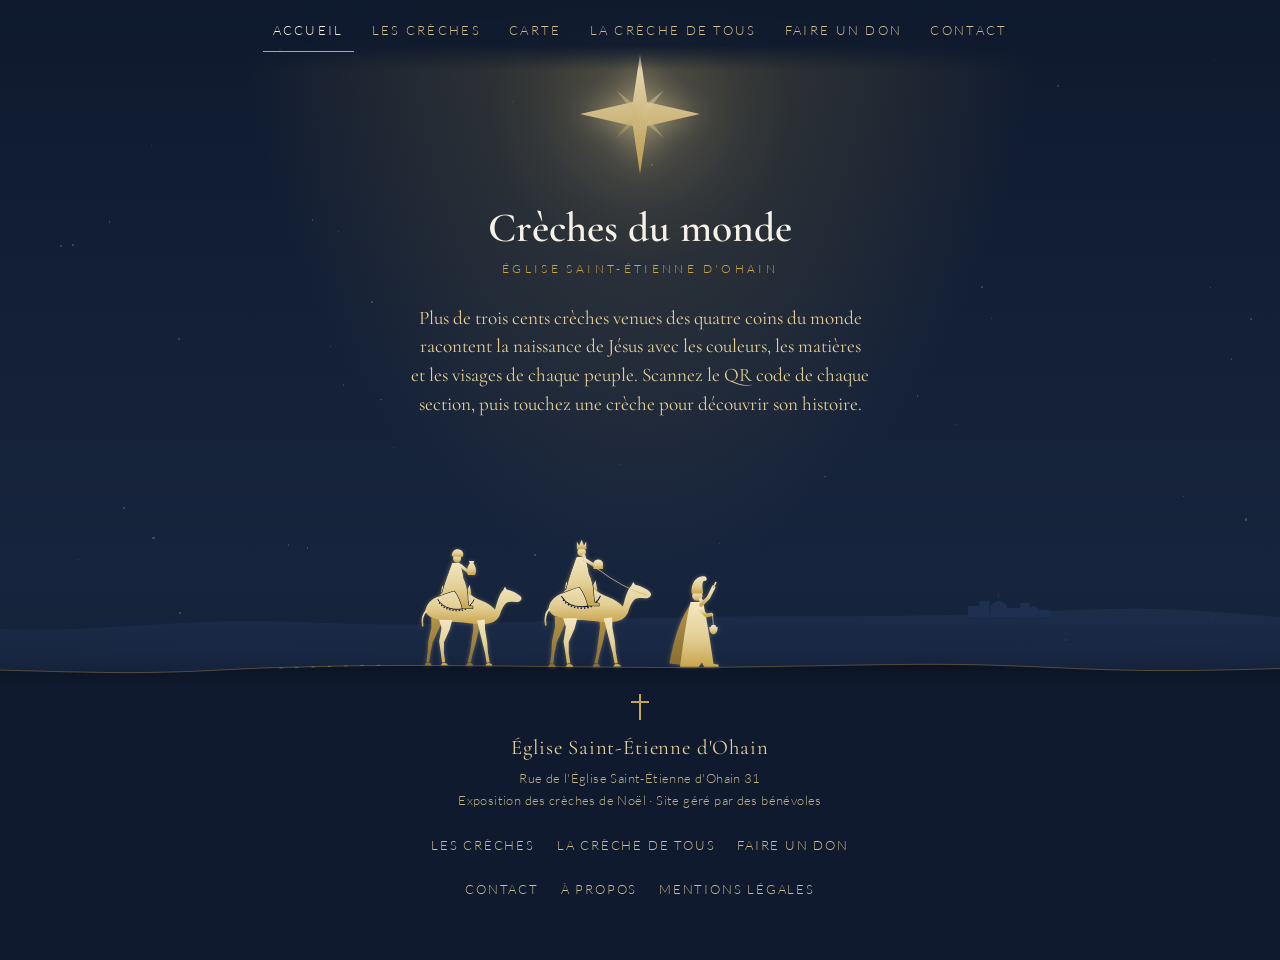
<file: index.html>
<!DOCTYPE html>
<html lang="fr">
<head>
<meta charset="utf-8">
<meta name="viewport" content="width=device-width, initial-scale=1, viewport-fit=cover">
<title>Crèches du monde · Église Saint-Étienne d'Ohain</title>
<meta name="description" content="Exposition de crèches de Noël venues du monde entier, à l'église Saint-Étienne d'Ohain. Découvrez l'origine et l'histoire de chaque crèche.">
<meta name="theme-color" content="#0f1a2e">
<link rel="icon" href="/favicon.svg" type="image/svg+xml">
<link rel="preload" href="/fonts/cormorant-garamond-latin-600-normal.woff2" as="font" type="font/woff2" crossorigin>
<link rel="stylesheet" href="/style.css?v=2026112003">
<link rel="stylesheet" href="/tous.css?v=2026112003">
</head>
<body>
<div class="ciel" id="ciel" aria-hidden="true"></div>
<div class="astre" id="astre" aria-hidden="true">
  <svg viewBox="0 0 100 100">
    <defs><linearGradient id="g2" x1="0" y1="0" x2="0" y2="1"><stop offset="0" stop-color="#fbf0cc"/><stop offset="1" stop-color="#c9a54c"/></linearGradient></defs>
    <path fill="url(#g2)" d="M50 0 L56 40 L100 50 L56 60 L50 100 L44 60 L0 50 L44 40 Z"/>
    <path fill="url(#g2)" opacity=".5" d="M50 22 L53 47 L78 50 L53 53 L50 78 L47 53 L22 50 L47 47 Z" transform="rotate(45 50 50)"/>
  </svg>
</div>
<div class="barre">
  <nav id="menu" aria-label="Navigation principale">
    <a href="/#"><svg viewBox="0 0 24 24" aria-hidden="true"><path d="M12 2l1.8 8.2L22 12l-8.2 1.8L12 22l-1.8-8.2L2 12l8.2-1.8z"/></svg><span>Accueil</span></a>
    <a href="/#creches"><svg viewBox="0 0 24 24" aria-hidden="true"><path d="M4 4h7v7H4zM13 4h7v7h-7zM4 13h7v7H4zM13 13h7v7h-7z"/></svg><span>Les crèches</span></a>
    <a href="/#carte"><svg viewBox="0 0 24 24" aria-hidden="true"><path d="M12 21s-6.5-6.2-6.5-11a6.5 6.5 0 0 1 13 0c0 4.8-6.5 11-6.5 11z"/><circle cx="12" cy="10" r="2.3"/></svg><span>Carte</span></a>
    <a href="/#creche-de-tous"><svg viewBox="0 0 24 24" aria-hidden="true"><path d="M12 3l8 7v10h-5v-6H9v6H4V10z"/><path d="M12 0.5l.7 1.6 1.6.7-1.6.7-.7 1.6-.7-1.6-1.6-.7 1.6-.7z"/></svg><span class="long">La crèche de tous</span><span class="court">Participer</span></a>
    <a href="/#don"><svg viewBox="0 0 24 24" aria-hidden="true"><path d="M12 20s-7.5-4.6-7.5-10A4.3 4.3 0 0 1 12 7.4 4.3 4.3 0 0 1 19.5 10c0 5.4-7.5 10-7.5 10z"/></svg><span class="long">Faire un don</span><span class="court">Don</span></a>
    <a href="/#contact"><svg viewBox="0 0 24 24" aria-hidden="true"><path d="M3.5 6h17v12h-17zM3.5 6.5l8.5 7 8.5-7"/></svg><span>Contact</span></a>
  </nav>
</div>
<div class="page">
  <header>
    <div class="espace-astre"></div>
    <div class="expo" id="expo">Crèches du monde</div>
    <div class="numero" id="numero"></div>
  </header>
  <main id="vue" tabindex="-1"></main>
  <div id="mages" aria-hidden="true"></div>
  <footer>
    <svg class="croix" viewBox="0 0 18 26" aria-hidden="true"><path fill="currentColor" d="M8 0h2v7h8v2h-8v17H8V9H0V7h8z"/></svg>
    <span class="eglise">Église Saint-Étienne d'Ohain</span>
    Rue de l'Église Saint-Étienne d'Ohain 31<br>
    Exposition des crèches de Noël · Site géré par des bénévoles
    <nav>
      <a href="/#creches">Les crèches</a>
      <a href="/#creche-de-tous">La crèche de tous</a>
      <a href="/#don">Faire un don</a>
      <a href="/#contact">Contact</a>
      <a href="/#a-propos">À propos</a>
      <a href="/#mentions-legales">Mentions légales</a>
    </nav>
  </footer>
</div>
<script src="/tous-config.js?v=2026112003"></script>
<script src="/tous-decor.js?v=2026112003"></script>
<script src="/tous.js?v=2026112003"></script>
<script src="/app.js?v=2026112003"></script>
</body>
</html>
</file>
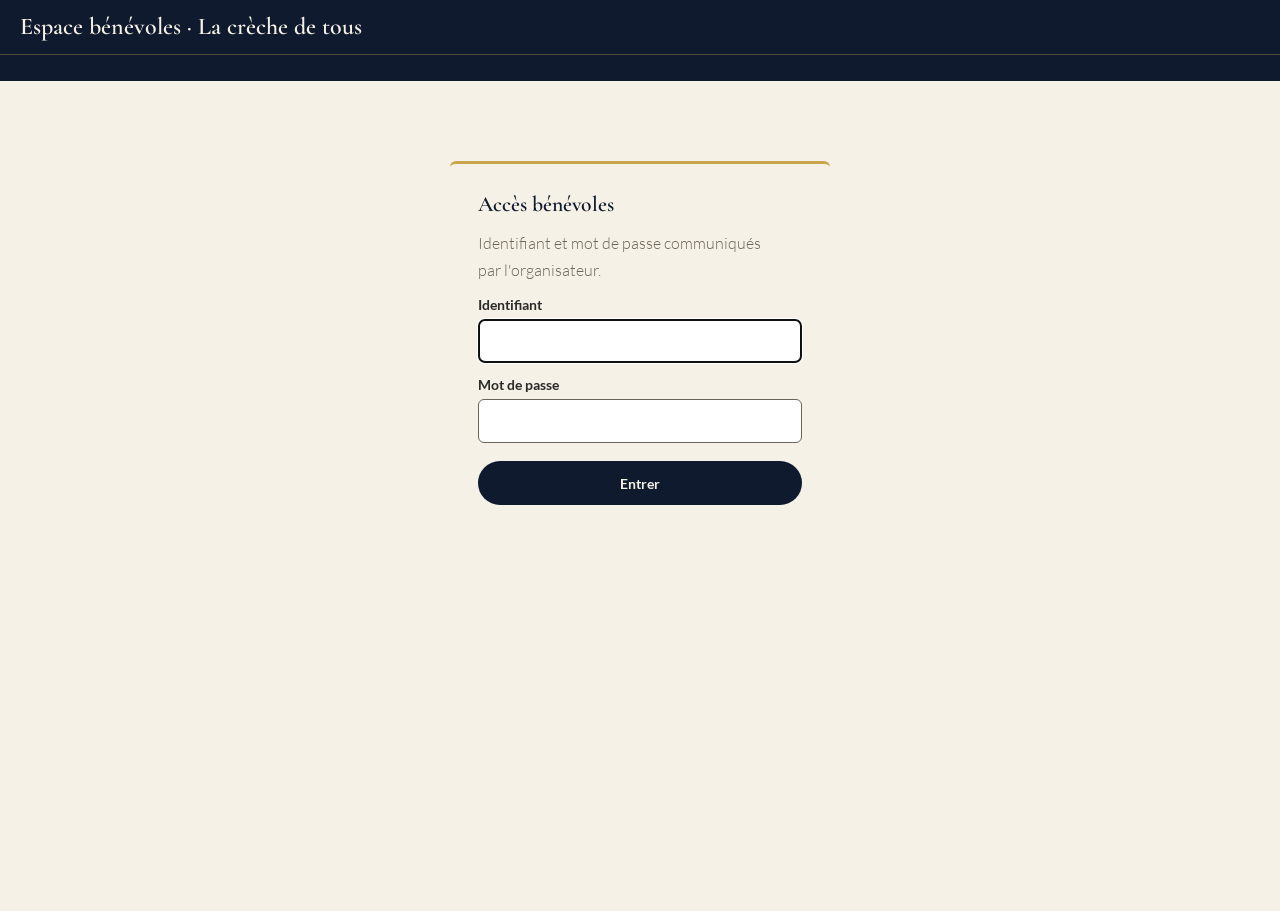
<file: benevoles.html>
<!DOCTYPE html>
<html lang="fr">
<head>
<meta charset="utf-8">
<meta name="viewport" content="width=device-width, initial-scale=1">
<meta name="robots" content="noindex, nofollow">
<title>Espace bénévoles · La crèche de tous</title>
<link rel="icon" href="/favicon.svg" type="image/svg+xml">
<link rel="stylesheet" href="/style.css?v=2026112003">
<style>
body{background:var(--nuit);color:var(--encre);min-height:100vh;padding:0}
.b-tete{background:var(--nuit);color:var(--ivoire);padding:14px 20px;display:flex;flex-wrap:wrap;gap:10px;align-items:center;justify-content:space-between;border-bottom:1px solid rgba(201,165,76,.35)}
.b-tete h1{font-family:'Cormorant Garamond',serif;font-weight:600;font-size:1.5rem;color:var(--ivoire);margin:0}
.b-tete .b-droite{display:flex;gap:12px;align-items:center;color:var(--or-doux);font-size:.95rem}
.b-corps{background:var(--ivoire);min-height:calc(100vh - 70px);padding:20px}
.b-zone{max-width:1100px;margin:0 auto}
.b-onglets{display:flex;flex-wrap:wrap;gap:8px;margin-bottom:18px}
.b-onglets button{min-height:44px;padding:0 16px;border-radius:999px;border:1px solid var(--gris);background:transparent;color:var(--encre);font:400 .95rem 'Lato',sans-serif;cursor:pointer}
.b-onglets button[aria-selected="true"]{background:var(--nuit);color:var(--ivoire);border-color:var(--nuit);font-weight:700}
.b-liste{display:grid;grid-template-columns:repeat(auto-fill,minmax(300px,1fr));gap:12px}
.b-carte{background:#fff;border-radius:6px;border-top:3px solid var(--or-doux);padding:14px 16px;display:flex;gap:14px;align-items:flex-start}
.b-carte.signalee{border-top-color:#8a3b2e}
.b-carte.cache{opacity:.55;border-top-color:var(--gris)}
.b-texte{flex:1;min-width:0}
.b-texte q{display:block;font-family:'Cormorant Garamond',serif;font-style:italic;font-size:1.25rem;line-height:1.35;quotes:"« " " »"}
.b-meta{font-size:.85rem;color:var(--gris);margin-top:4px}
.b-alerte{display:inline-block;margin-top:6px;font-size:.78rem;font-weight:700;color:#8a3b2e;border:1px solid #8a3b2e;border-radius:999px;padding:2px 10px}
.b-actions{display:flex;flex-direction:column;gap:6px;flex:none}
.b-actions button,.b-btn{min-height:44px;padding:0 16px;border-radius:999px;font:700 .9rem 'Lato',sans-serif;cursor:pointer;border:0;background:var(--nuit);color:var(--ivoire)}
.b-actions button.second,.b-btn.second{background:transparent;border:1px solid var(--gris);color:var(--encre);font-weight:400}
.b-perso{width:64px;height:92px;flex:none;border-radius:6px;background:var(--nuit2);display:flex;align-items:flex-end;justify-content:center;overflow:hidden}
.b-vide{color:var(--gris);font-size:1.05rem;padding:20px 0}
.b-login{max-width:380px;margin:60px auto;background:var(--ivoire);border-top:3px solid var(--or);border-radius:6px;padding:28px}
.b-login h2{margin:0 0 8px}
.b-login label{display:flex;flex-direction:column;gap:6px;font-size:.85rem;font-weight:700;margin-top:14px}
.b-login input{min-height:44px;border:1px solid var(--gris);border-radius:6px;padding:0 12px;font:400 1rem 'Lato',sans-serif}
.b-login .b-btn{width:100%;margin-top:18px}
.b-erreur{color:#8a3b2e;margin-top:12px;font-weight:700}
</style>
</head>
<body>
<header class="b-tete"><h1>Espace bénévoles · La crèche de tous</h1><div class="b-droite" id="droite"></div></header>
<main class="b-corps" id="corps"><p class="b-vide">Chargement…</p></main>
<script src="/tous-config.js?v=2026112003"></script>
<script src="/tous.js?v=2026112003"></script>
<script>
(function(){
  var CFG=window.TOUS_CONFIG, corps=document.getElementById('corps'), droite=document.getElementById('droite');
  function esc(t){return String(t==null?'':t).replace(/[&<>"']/g,function(c){return{'&':'&amp;','<':'&lt;','>':'&gt;','"':'&quot;',"'":'&#39;'}[c]})}
  var S=null; try{S=JSON.parse(sessionStorage.getItem('tous-session')||'null')}catch(e){}
  function garder(j){S={a:j.access_token,r:j.refresh_token,e:Date.now()+(j.expires_in-60)*1000};try{sessionStorage.setItem('tous-session',JSON.stringify(S))}catch(e){}}
  function auth(type,body){
    return fetch(CFG.url+'/auth/v1/token?grant_type='+type,{method:'POST',headers:{apikey:CFG.cle,'Content-Type':'application/json'},body:JSON.stringify(body)})
      .then(function(r){return r.json().then(function(j){if(!r.ok)throw new Error(j.error_description||j.msg||'refus');garder(j);return j})});
  }
  function jeton(){ if(S&&Date.now()>S.e) return auth('refresh_token',{refresh_token:S.r}).then(function(){return S.a}); return Promise.resolve(S&&S.a); }
  function api(chemin,opt){
    opt=opt||{};
    return jeton().then(function(t){
      var h={apikey:CFG.cle,Authorization:'Bearer '+t,'Content-Type':'application/json','Accept-Profile':'creches','Content-Profile':'creches'};
      if(opt.prefer) h.Prefer=opt.prefer;
      return fetch(CFG.url+'/rest/v1/'+chemin,{method:opt.method||'GET',headers:h,body:opt.body?JSON.stringify(opt.body):undefined,cache:'no-store'});
    }).then(function(r){ if(r.status===401){sortir();throw new Error('session')} if(!r.ok) return r.text().then(function(x){throw new Error(x)}); return r.text().then(function(t){return t?JSON.parse(t):null}); });
  }
  function sortir(){S=null;try{sessionStorage.removeItem('tous-session')}catch(e){}connexion()}

  function connexion(msg){
    droite.innerHTML='';
    corps.innerHTML='<form class="b-login" id="login"><h2>Accès bénévoles</h2><p class="note">Identifiant et mot de passe communiqués par l\'organisateur.</p>'+
      '<label>Identifiant<input id="id" autocomplete="username" required></label>'+
      '<label>Mot de passe<input id="mdp" type="password" autocomplete="current-password" required></label>'+
      '<button class="b-btn" type="submit">Entrer</button>'+(msg?'<p class="b-erreur" role="alert">'+esc(msg)+'</p>':'')+'</form>';
    document.getElementById('id').focus();
    document.getElementById('login').addEventListener('submit',function(e){
      e.preventDefault();
      var id=document.getElementById('id').value.trim(), mdp=document.getElementById('mdp').value;
      if(id.indexOf('@')<0) id+='@creches-ohain.be';
      auth('password',{email:id,password:mdp})
        .then(function(){return api('rpc/est_benevole',{method:'POST',body:{}})})
        .then(function(ok){ if(!ok){S=null;connexion('Ce compte n\'a pas accès à la modération.');return} onglet='attente'; charger(); })
        .catch(function(){connexion('Identifiant ou mot de passe incorrect.')});
    });
  }

  var onglet='attente', D={attente:[],allumees:[],perso:[]};
  function charger(){
    droite.innerHTML='<span id="resume"></span><button type="button" class="b-btn second" id="sortir" style="color:var(--or-doux);border-color:rgba(201,165,76,.6)">Se déconnecter</button>';
    document.getElementById('sortir').addEventListener('click',sortir);
    return Promise.all([
      api('etoiles?select=id,cree_le,texte,signature,signalee&statut=eq.attente&order=cree_le.asc&limit=500'),
      api('etoiles?select=id,cree_le,texte,signature,signalee,statut&statut=neq.attente&order=cree_le.desc&limit=300'),
      api('personnages?select=id,cree_le,nom,config,visible,nom_masque&order=cree_le.desc&limit=500')
    ]).then(function(d){D.attente=d[0];D.allumees=d[1];D.perso=d[2];dessiner()})
      .catch(function(e){ if(e.message!=='session') corps.innerHTML='<p class="b-vide">Impossible de charger les données. Rechargez la page.</p>'; });
  }
  function quand(t){var d=new Date(t);return d.toLocaleDateString('fr-BE',{day:'numeric',month:'short'})+' à '+d.toLocaleTimeString('fr-BE',{hour:'2-digit',minute:'2-digit'})}
  function dessiner(){
    document.getElementById('resume').textContent=D.attente.length+' étoile'+(D.attente.length>1?'s':'')+' à approuver';
    var t=[['attente','À approuver ('+D.attente.length+')'],['allumees','Étoiles traitées'],['perso','Personnages ('+D.perso.filter(function(p){return p.visible}).length+')']];
    var h='<div class="b-zone"><div class="b-onglets" role="tablist">'+t.map(function(x){return '<button type="button" role="tab" data-o="'+x[0]+'" aria-selected="'+(onglet===x[0])+'">'+x[1]+'</button>'}).join('')+'<button type="button" class="b-btn second" id="actualiser">Actualiser</button></div><div class="b-liste">';
    if(onglet==='attente'){
      if(!D.attente.length) h+='<p class="b-vide">Aucune étoile en attente. Merci&nbsp;!</p>';
      D.attente.forEach(function(e){
        h+='<article class="b-carte'+(e.signalee?' signalee':'')+'"><div class="b-texte"><q>'+esc(e.texte)+'</q><div class="b-meta">'+esc(e.signature||'Anonyme')+' · '+quand(e.cree_le)+'</div>'+(e.signalee?'<span class="b-alerte">Signalée : coordonnées ou mot grossier</span>':'')+'</div>'+
          '<div class="b-actions"><button type="button" data-e="'+e.id+'" data-s="allumee">Allumer</button><button type="button" class="second" data-e="'+e.id+'" data-s="refusee">Refuser</button></div></article>';
      });
    }
    if(onglet==='allumees'){
      if(!D.allumees.length) h+='<p class="b-vide">Aucune étoile traitée pour l\'instant.</p>';
      D.allumees.forEach(function(e){
        var on=e.statut==='allumee';
        h+='<article class="b-carte'+(on?'':' cache')+'"><div class="b-texte"><q>'+esc(e.texte)+'</q><div class="b-meta">'+esc(e.signature||'Anonyme')+' · '+(on?'allumée':'refusée')+'</div></div>'+
          '<div class="b-actions">'+(on?'<button type="button" class="second" data-e="'+e.id+'" data-s="refusee">Éteindre</button>':'<button type="button" data-e="'+e.id+'" data-s="allumee">Allumer</button>')+'</div></article>';
      });
    }
    if(onglet==='perso'){
      if(!D.perso.length) h+='<p class="b-vide">Aucun personnage pour l\'instant.</p>';
      D.perso.forEach(function(p){
        h+='<article class="b-carte'+(p.visible?'':' cache')+'"><div class="b-perso">'+window.TOUS.personnage(p.config,58)+'</div><div class="b-texte"><b>'+esc(p.nom||'Sans nom')+'</b><div class="b-meta">'+quand(p.cree_le)+(p.visible?' · sur la fresque':' · retiré')+'</div>'+(p.nom_masque?'<span class="b-alerte">Nom masqué automatiquement</span>':'')+'</div>'+
          '<div class="b-actions">'+(p.visible?'<button type="button" class="second" data-p="'+p.id+'" data-v="false">Retirer</button>':'<button type="button" data-p="'+p.id+'" data-v="true">Remettre</button>')+(p.nom?'<button type="button" class="second" data-n="'+p.id+'">Effacer le nom</button>':'')+'</div></article>';
      });
    }
    corps.innerHTML=h+'</div></div>';
    corps.querySelectorAll('[data-o]').forEach(function(b){b.addEventListener('click',function(){onglet=b.dataset.o;dessiner()})});
    document.getElementById('actualiser').addEventListener('click',charger);
    corps.querySelectorAll('[data-e]').forEach(function(b){b.addEventListener('click',function(){b.disabled=true;api('etoiles?id=eq.'+b.dataset.e,{method:'PATCH',prefer:'return=minimal',body:{statut:b.dataset.s}}).then(charger).catch(function(){b.disabled=false;alerte()})})});
    corps.querySelectorAll('[data-p]').forEach(function(b){b.addEventListener('click',function(){b.disabled=true;api('personnages?id=eq.'+b.dataset.p,{method:'PATCH',prefer:'return=minimal',body:{visible:b.dataset.v==='true'}}).then(charger).catch(function(){b.disabled=false;alerte()})})});
    corps.querySelectorAll('[data-n]').forEach(function(b){b.addEventListener('click',function(){b.disabled=true;api('personnages?id=eq.'+b.dataset.n,{method:'PATCH',prefer:'return=minimal',body:{nom:null}}).then(charger).catch(function(){b.disabled=false;alerte()})})});
  }
  function alerte(){var z=corps.querySelector('.b-zone');if(z&&!z.querySelector('.b-erreur'))z.insertAdjacentHTML('afterbegin','<p class="b-erreur" role="alert">L\'action n\'a pas pu être enregistrée. Réessayez.</p>')}
  setInterval(function(){ if(S&&document.visibilityState==='visible'&&onglet==='attente') charger(); },60000);
  if(S) charger(); else connexion();
})();
</script>
</body>
</html>
</file>
<file: style.css>
@font-face{font-family:'Cormorant Garamond';src:url('/fonts/cormorant-garamond-latin-400-normal.woff2') format('woff2');font-weight:400;font-style:normal;font-display:swap}
@font-face{font-family:'Cormorant Garamond';src:url('/fonts/cormorant-garamond-latin-400-italic.woff2') format('woff2');font-weight:400;font-style:italic;font-display:swap}
@font-face{font-family:'Cormorant Garamond';src:url('/fonts/cormorant-garamond-latin-600-normal.woff2') format('woff2');font-weight:600;font-style:normal;font-display:swap}
@font-face{font-family:'Lato';src:url('/fonts/lato-latin-300-normal.woff2') format('woff2');font-weight:300;font-style:normal;font-display:swap}
@font-face{font-family:'Lato';src:url('/fonts/lato-latin-400-normal.woff2') format('woff2');font-weight:400;font-style:normal;font-display:swap}
@font-face{font-family:'Lato';src:url('/fonts/lato-latin-700-normal.woff2') format('woff2');font-weight:700;font-style:normal;font-display:swap}

  :root{
    --nuit:#0f1a2e; --nuit2:#16243d; --or:#c9a54c; --or-doux:#e3cf96;
    --ivoire:#f6f1e6; --encre:#2a2a2a; --gris:#6b6458;
    --or-encre:#7d6220; /* même or, assombri : petits textes dorés sur ivoire (contraste 5:1) */
    --onglets:64px;
  }
  *{box-sizing:border-box;margin:0;padding:0}
  html{background:var(--nuit)}
  body{
    font-family:'Lato',sans-serif;font-weight:300;color:var(--encre);
    min-height:100vh;
    background:
      radial-gradient(ellipse at 50% -10%, rgba(201,165,76,.28) 0%, rgba(201,165,76,0) 45%),
      linear-gradient(180deg,var(--nuit) 0%,var(--nuit2) 60%,var(--nuit) 100%);
    position:relative;overflow-x:hidden;
  }
  /* ciel animé */
  .ciel{position:fixed;top:0;left:0;right:0;height:140vh;pointer-events:none;overflow:hidden;z-index:0}
  .ciel i{position:absolute;border-radius:50%;background:#fff;opacity:.2;animation:scintille var(--d) ease-in-out var(--r) infinite}
  @keyframes scintille{0%,100%{opacity:.15;transform:scale(.8)}50%{opacity:.95;transform:scale(1.15)}}
  .astre{position:fixed;left:50%;top:6vh;width:120px;height:120px;margin-left:-60px;pointer-events:none;z-index:0;will-change:transform;opacity:.9}
  .astre::before{content:"";position:absolute;inset:-90px;border-radius:50%;background:radial-gradient(circle,rgba(227,207,150,.35) 0%,rgba(227,207,150,0) 65%)}
  .astre svg{position:relative;width:100%;height:100%;filter:drop-shadow(0 0 14px rgba(227,207,150,.7))}
  @media (prefers-reduced-motion:reduce){.ciel i{animation:none;opacity:.6}}
  .page{position:relative;z-index:1;max-width:560px;margin:0 auto;padding:36px 18px 48px}
  .espace-astre{height:130px}

  header{text-align:center;color:var(--or-doux);margin-bottom:26px}
  .etoile{width:54px;height:54px;margin:0 auto 14px;display:block;filter:drop-shadow(0 0 10px rgba(227,207,150,.6))}
  .expo{font-size:.78rem;letter-spacing:.32em;text-transform:uppercase;opacity:.85}
  .numero{font-family:'Cormorant Garamond',serif;font-style:italic;font-size:1.05rem;margin-top:6px;color:var(--or)}

  .carte{
    background:var(--ivoire);border-radius:4px;overflow:hidden;
    box-shadow:0 20px 50px rgba(0,0,0,.45);
    border-top:3px solid var(--or);
  }
  .photo{display:block;width:100%;height:auto;aspect-ratio:4/4.2;object-fit:cover;object-position:50% 40%}
  .contenu{padding:28px 26px 30px}

  h1{font-family:'Cormorant Garamond',serif;font-weight:600;font-size:2.1rem;line-height:1.1;color:var(--nuit);text-align:center}
  .pays{text-align:center;margin-top:8px;font-size:.8rem;letter-spacing:.25em;text-transform:uppercase;color:var(--gris)}

  .sep{display:flex;align-items:center;gap:12px;margin:22px 0;color:var(--or)}
  .sep::before,.sep::after{content:"";flex:1;height:1px;background:linear-gradient(90deg,transparent,var(--or),transparent)}
  .sep svg{width:14px;height:14px}

  .infos{display:grid;grid-template-columns:1fr 1fr;gap:14px 18px;font-size:1rem}
  .infos dt{font-size:.75rem;letter-spacing:.2em;text-transform:uppercase;color:var(--or-encre);font-weight:400;margin-bottom:3px}
  .infos dd{color:var(--encre);line-height:1.4}

  h2{font-family:'Cormorant Garamond',serif;font-weight:600;font-size:1.35rem;color:var(--nuit);margin-bottom:8px}
  p{line-height:1.65;font-size:1.0625rem}
  p + p{margin-top:10px}
  section{margin-top:4px}

  .encart{
    margin-top:22px;padding:18px 20px;background:#efe6d1;border-left:3px solid var(--or);border-radius:2px;
  }
  .encart h2{font-size:1.15rem;display:flex;align-items:center;gap:8px}

  blockquote{
    margin-top:24px;text-align:center;font-family:'Cormorant Garamond',serif;font-style:italic;
    font-size:1.2rem;line-height:1.45;color:var(--nuit);
  }
  blockquote cite{display:block;margin-top:6px;font-style:normal;font-family:'Lato',sans-serif;font-size:.78rem;letter-spacing:.2em;text-transform:uppercase;color:var(--gris)}

  footer{text-align:center;color:var(--or-doux);opacity:.9;margin-top:28px;font-size:.875rem;letter-spacing:.1em;line-height:1.8}
  footer .croix{width:18px;height:26px;display:block;margin:0 auto 10px;color:var(--or)}
  footer .eglise{font-family:'Cormorant Garamond',serif;font-size:1.15rem;letter-spacing:.04em;color:var(--or-doux);display:block}
  .liste{display:grid;gap:14px}
  .vignette{display:flex;gap:14px;align-items:center;background:var(--ivoire);border-radius:4px;overflow:hidden;text-decoration:none;color:var(--encre);border-left:3px solid var(--or);box-shadow:0 10px 30px rgba(0,0,0,.35)}
  .vignette img{width:92px;height:92px;aspect-ratio:1;object-fit:cover;flex:none;background:var(--nuit2)}
  /* galerie : fondu d'ensemble quand toutes les vignettes sont prêtes */
  .liste{transition:opacity .45s ease}
  .liste.attente{opacity:0}
  .vignette b{display:block;font-family:'Cormorant Garamond',serif;font-size:1.3rem;font-weight:600;color:var(--nuit);line-height:1.15}
  .vignette div{padding:8px 10px 8px 0}
  .vignette span{font-size:.78rem;letter-spacing:.16em;text-transform:uppercase;color:var(--gris)}
  .intro{color:var(--or-doux);text-align:center;font-family:'Cormorant Garamond',serif;font-size:1.2rem;line-height:1.5;margin:0 6px 24px}
  /* bouton de retour bien visible, en haut de la carte */
  .retour{display:inline-flex;align-items:center;gap:10px;min-height:48px;margin:0 0 14px;padding:10px 20px 10px 16px;border:1.5px solid var(--or);border-radius:24px;background:rgba(15,26,46,.75);color:var(--ivoire);font:400 1rem 'Lato',sans-serif;letter-spacing:.02em;text-decoration:none}
  .retour span{color:var(--or-doux);font-size:1.25rem;line-height:1}
  .retour:hover{background:var(--or);color:var(--nuit)}
  .retour:hover span{color:var(--nuit)}
  .page.large{max-width:1080px}
  .titre-section{text-align:center;color:var(--ivoire);font-family:'Cormorant Garamond',serif;font-weight:600;font-size:2rem;line-height:1.1}
  .sous-titre{text-align:center;color:var(--or);font-size:.8rem;letter-spacing:.28em;text-transform:uppercase;margin:8px 0 18px}
  .visionneuse{position:relative;border-radius:4px;overflow:auto;-webkit-overflow-scrolling:touch;border-top:3px solid var(--or);box-shadow:0 20px 50px rgba(0,0,0,.45);background:#0b1322;max-height:78vh;touch-action:manipulation;overscroll-behavior:contain}
  .plan{position:relative;width:100%;margin:0 auto;transition:width .25s ease}
  .plan img{display:block;width:100%;height:auto;user-select:none;-webkit-user-drag:none}
  .rond{position:absolute;transform:translate(-50%,-50%);width:38px;height:38px;border-radius:50%;background:rgba(15,26,46,.88);border:2px solid var(--or-doux);color:var(--or-doux);font:600 16px/34px 'Lato',sans-serif;text-align:center;text-decoration:none;box-shadow:0 0 0 0 rgba(227,207,150,.6);animation:halo 2.6s ease-out infinite}
  .rond::after{content:"";position:absolute;inset:-6px;border-radius:50%} /* zone tactile de 50 px */
  .rond:hover,.rond:focus-visible{background:var(--or);color:var(--nuit);animation:none}
  .rond.attente{border-style:dashed;opacity:.75;animation:none}
  @keyframes halo{0%{box-shadow:0 0 0 0 rgba(227,207,150,.55)}70%{box-shadow:0 0 0 14px rgba(227,207,150,0)}100%{box-shadow:0 0 0 0 rgba(227,207,150,0)}}
  .bulle{position:absolute;left:50%;bottom:calc(100% + 10px);transform:translateX(-50%);white-space:nowrap;background:var(--ivoire);color:var(--nuit);font:600 .95rem 'Cormorant Garamond',serif;padding:5px 10px;border-radius:3px;box-shadow:0 6px 18px rgba(0,0,0,.4);opacity:0;pointer-events:none;transition:opacity .15s}
  .bulle small{display:block;font:400 .65rem 'Lato',sans-serif;letter-spacing:.15em;text-transform:uppercase;color:var(--gris)}
  @media (hover:hover){.rond:hover .bulle{opacity:1}}
  .rond:focus-visible .bulle{opacity:1}
  @media (prefers-reduced-motion:reduce){.rond{animation:none}.liste,.plan{transition:none}}
  .zoom{display:flex;justify-content:center;gap:10px;margin:12px 0 4px}
  .zoom button{width:48px;height:48px;border-radius:50%;border:1px solid var(--or);background:transparent;color:var(--or-doux);font-size:1.3rem;cursor:pointer}
  .aide{text-align:center;color:var(--or-doux);opacity:.9;font-size:1rem;margin:6px 0 22px}
  .liste.grille{grid-template-columns:repeat(auto-fill,minmax(260px,1fr))}
  .vignette i{font-style:normal;flex:none;width:32px;height:32px;margin-left:-4px;border-radius:50%;border:1.5px solid var(--or);background:var(--or-doux);color:var(--nuit);font:600 15px/29px 'Lato',sans-serif;text-align:center}
  .titre-bloc{color:var(--or);font-size:.8rem;letter-spacing:.28em;text-transform:uppercase;text-align:center;margin:26px 0 12px}
  .lien-section{display:block;text-align:center;margin-top:18px;font-size:.85rem;letter-spacing:.14em;text-transform:uppercase;color:var(--nuit);text-decoration:none;border:1px solid var(--or);padding:13px 10px;border-radius:3px}

/* --- navigation : menu centré en haut (ordinateur), barre d'onglets fixe en bas (téléphone) --- */
.barre{position:fixed;top:0;left:0;right:0;z-index:5;display:flex;justify-content:center;padding:8px 16px;background:linear-gradient(180deg,rgba(15,26,46,.92),rgba(15,26,46,0))}
.barre nav{display:flex;gap:8px}
.barre nav a{display:flex;align-items:center;min-height:44px;padding:0 12px;color:var(--or-doux);text-decoration:none;font-size:.8rem;letter-spacing:.18em;text-transform:uppercase;opacity:.9;border-bottom:1px solid transparent}
.barre nav a:hover,.barre nav a.actif{opacity:1;color:var(--ivoire)}
.barre nav a.actif{border-bottom-color:var(--or)}
.barre nav svg{display:none}
.barre .court{display:none}
@media (max-width:720px){
  body{padding-bottom:calc(var(--onglets) + env(safe-area-inset-bottom))}
  .barre{top:auto;bottom:0;padding:0 0 env(safe-area-inset-bottom);background:rgba(11,19,34,.97);border-top:1px solid rgba(201,165,76,.55);box-shadow:0 -8px 24px rgba(0,0,0,.35)}
  .barre nav{width:100%;max-width:560px;gap:0}
  .barre nav a{flex:1 1 0;flex-direction:column;justify-content:center;gap:4px;min-height:var(--onglets);padding:6px 2px;font-size:.8125rem;letter-spacing:.01em;text-transform:none;text-align:center;line-height:1.1;border-bottom:0;border-top:2px solid transparent;margin-top:-1px}
  .barre nav a.actif{border-top-color:var(--or);color:var(--ivoire);font-weight:400}
  .barre nav svg{display:block;width:22px;height:22px;fill:none;stroke:currentColor;stroke-width:1.5;stroke-linejoin:round}
  .barre nav a:first-child svg{fill:currentColor;stroke:none}
  .barre .long{display:none}
  .barre .court{display:inline}
  .page{padding-top:20px}
  .espace-astre{height:120px}
}
/* --- accueil --- */
.hero{text-align:center;color:var(--ivoire);margin-bottom:28px}
.hero h1{font-family:'Cormorant Garamond',serif;font-weight:600;font-size:2.6rem;line-height:1.05;color:var(--ivoire)}
.hero .lieu{margin-top:10px;color:var(--or);font-size:.75rem;letter-spacing:.28em;text-transform:uppercase}
.hero .dates{margin-top:8px;font-family:'Cormorant Garamond',serif;font-style:italic;font-size:1.15rem;color:var(--or-doux)}
.temoignage{margin:4px 0 8px;display:flex;flex-direction:column;align-items:center;text-align:center}
.temoignage-photo{width:120px;height:120px;border-radius:50%;object-fit:cover;margin:26px auto 0;border:2px solid var(--or)}
.temoignage-video{display:block;width:100%;aspect-ratio:16/9;background:#0b1322}
.temoignage .contenu{padding:20px 24px 26px}
.temoignage blockquote{margin-top:0}
.temoignage figcaption{margin-top:12px;font-size:.8rem;letter-spacing:.2em;text-transform:uppercase;color:var(--gris)}
/* --- pages de texte --- */
.texte h1{margin-bottom:6px}
.texte h2{margin-top:22px}
.texte ul{margin:8px 0 0 18px;line-height:1.65}
.texte a{color:var(--nuit)}
.encadre-don{margin-top:18px;background:#efe6d1;border-left:3px solid var(--or);padding:16px 18px;border-radius:2px}
.encadre-don dt{font-size:.75rem;letter-spacing:.2em;text-transform:uppercase;color:var(--or-encre)}
.encadre-don dd{font-size:1.05rem;margin:2px 0 12px;font-weight:400;word-break:break-word}
.bouton{display:inline-block;margin-top:6px;min-height:44px;padding:13px 18px;border-radius:3px;border:1px solid var(--or);background:var(--nuit);color:var(--or-doux);font:400 .85rem 'Lato',sans-serif;letter-spacing:.14em;text-transform:uppercase;text-decoration:none;cursor:pointer}
.texte a.bouton{color:var(--or-doux)}
.bouton.clair{background:transparent;color:var(--nuit)}
.note{font-size:1rem;color:var(--gris);margin-top:12px}
/* --- liste --- */
.filtres{display:flex;flex-wrap:wrap;gap:8px;justify-content:center;margin:0 0 18px}
.filtres button{min-height:44px;border:1px solid var(--or);background:transparent;color:var(--or-doux);border-radius:22px;padding:8px 16px;font:400 .82rem 'Lato',sans-serif;letter-spacing:.14em;text-transform:uppercase;cursor:pointer}
.filtres button.actif{background:var(--or);color:var(--nuit)}
.lien-info{display:block;text-align:center;margin-top:10px;font-size:1rem;color:var(--gris)}
.lien-info a{color:var(--nuit)}
footer nav{margin-top:12px;display:flex;flex-wrap:wrap;justify-content:center;gap:0 6px}
footer nav a{display:inline-flex;align-items:center;min-height:44px;padding:0 8px;color:var(--or-doux);text-decoration:none;font-size:.8rem;letter-spacing:.14em;text-transform:uppercase;opacity:.9}
/* visionneuse : pas de barre de défilement visible */
.visionneuse{scrollbar-width:none}
.visionneuse::-webkit-scrollbar{display:none}
/* --- accessibilité : focus clavier visible partout --- */
a:focus-visible,button:focus-visible,video:focus-visible{outline:2px solid var(--or-doux);outline-offset:3px}
.carte a:focus-visible,.carte button:focus-visible{outline-color:var(--nuit)}
#vue:focus{outline:none}
/* Rois mages (illustration gérée à part) */

/* ===== Pièces visuelles : étoile qui guide + Rois mages ===== */
/* =====================================================================
   Crèches du monde · Ohain — pièces visuelles « étoile » et « mages »
   À coller À LA FIN de style.css (après les règles existantes).
   Fichier image à déposer à la racine du site : /magi.svg
   ===================================================================== */

/* ---------- 1. L'étoile qui guide (va avec etoile.js) ----------------
   majEtoile() place l'étoile en coordonnées écran (translate3d) :
   on ancre donc #astre en haut à gauche, sans le centrage par marge. */
.astre{
  left:0; top:0; margin:0;
  transform-origin:50% 50%;
  transition:opacity .6s ease;           /* seule l'opacité est lissée */
}
/* halo : un peu plus large et plus doux qu'avant, il reste lisible
   quand l'étoile rapetisse dans la marge */
.astre::before{
  inset:-100px;
  background:radial-gradient(circle closest-side,rgba(227,207,150,.30) 0%,rgba(227,207,150,.13) 35%,rgba(227,207,150,.04) 65%,rgba(227,207,150,0) 100%);
}
/* lent « souffle » lumineux de l'étoile (scintillement doux) */
.astre svg{animation:astre-souffle 5s ease-in-out infinite}
@keyframes astre-souffle{
  0%,100%{filter:drop-shadow(0 0 12px rgba(227,207,150,.6))}
  50%    {filter:drop-shadow(0 0 22px rgba(227,207,150,.9))}
}
@media (prefers-reduced-motion:reduce){
  .astre svg{animation:none}
}

/* ---------- 2. Les Rois mages en bas de page ------------------------
   <div id="mages" aria-hidden="true"></div> juste avant <footer>.
   L'illustration est décorative (aria-hidden) : on l'affiche en image
   de fond, donc aucune modification de app.js n'est nécessaire.
   Le bloc sort du conteneur .page pour occuper toute la largeur
   (le body a déjà overflow-x:hidden). */
#mages{
  position:relative;
  width:100vw;
  margin-left:calc(50% - 50vw);
  margin-top:clamp(28px,6vw,64px);
  /* hauteur fluide : 160 px sur téléphone, 16 % de la largeur ensuite,
     340 px au maximum. La toile de magi.svg (4000×400) est si large que
     « cover » la met toujours à l'échelle par la hauteur : les mages ne
     sont jamais rognés, seules les dunes s'allongent sur les côtés. */
  height:clamp(160px,16vw,340px);
  background:url('/magi.svg') center bottom / cover no-repeat;
  pointer-events:none;
}
/* la ligne de dunes se prolonge sans couture dans le pied de page :
   la dune avant de magi.svg se termine exactement en #0f1a2e (var(--nuit)) */
#mages + footer{margin-top:0;padding-top:6px}
/* Le pied de page devient le « sol » : fond de nuit pleine largeur
   (astuce box-shadow + clip-path, sans toucher au HTML), pour que les
   étoiles du ciel ne scintillent pas sous les dunes. */
#mages + footer{
  opacity:1;                       /* l'opacité .8 d'origine laissait voir les
                                      étoiles à travers le sol : on la reporte
                                      sur la couleur du texte */
  color:rgba(227,207,150,.85);
  background:var(--nuit);
  box-shadow:0 0 0 100vmax var(--nuit);
  clip-path:inset(0 -100vmax -100vmax);
}

/* Téléphone : on cadre les mages un peu plus serré (ils restent
   lisibles à 390 px) ; cover recadre automatiquement les côtés. */
@media (max-width:720px){
  #mages{height:160px;background-position:45% bottom}
}

/* « Réduire les animations » : magi.svg contient sa propre règle
   @media (prefers-reduced-motion:reduce), mais Chrome ne l'applique pas
   à une image de fond (vérifié). On sert donc la version figée,
   magi-fixe.svg (identique, sans la marche), à déposer aussi à la racine. */
@media (prefers-reduced-motion:reduce){
  #mages{background-image:url('/magi-fixe.svg')}
}

/* ===== Ajustements visuels (revue DA) ===== */
/* P1.3 Pied de page : l'espacement de .15em sur des phrases entières
   gêne la lecture de l'adresse. On le réserve aux liens en capitales. */
footer{font-size:.82rem;letter-spacing:.03em;line-height:1.7}
footer .eglise{font-size:1.3rem;margin-bottom:2px}
/* liens du pied : cibles tactiles de 44 px */
footer nav{gap:0 6px}
footer nav a{display:inline-flex;align-items:center;min-height:44px;padding:0 8px;letter-spacing:.14em;opacity:.9}
footer nav a:hover,footer nav a:focus-visible{opacity:1;color:var(--ivoire)}

/* P1.5 Cibles tactiles : filtres, zoom et ronds de section. */
.filtres button{min-height:44px;padding:0 16px}
.zoom button{width:44px;height:44px}
/* le rond garde son dessin de 36 px, mais sa zone de toucher fait 52 px */
.rond::after{content:"";position:absolute;inset:-8px;border-radius:50%}

/* P1.6 Le halo des ronds pulse en continu : à couper avec
   « réduire les animations » (oublié dans le CSS actuel). */
@media (prefers-reduced-motion:reduce){
  .rond{animation:none;box-shadow:0 0 0 4px rgba(227,207,150,.25)}
}

/* P1.7 Focus clavier visible et cohérent (filet or), partout. */
a:focus-visible,button:focus-visible{outline:2px solid var(--or);outline-offset:3px}

/* ---------------------------------------------------------------------
   P2 — COHÉRENCE DES COMPOSANTS ET RYTHME
   --------------------------------------------------------------------- */

/* P2.1 Vignettes de la liste : sur ordinateur, les titres touchent le
   bord droit de la carte (« La Nativité de pierre blanche »). On donne
   de l'air et on autorise le texte à se replier proprement. */
.vignette > div{padding:12px 16px 12px 0;min-width:0}
.vignette b{text-wrap:balance}
.vignette span{display:block;margin-top:3px;letter-spacing:.12em;line-height:1.5}
/* survol et focus : la carte se soulève à peine, le liseré s'éclaire */
.vignette{transition:transform .25s ease,box-shadow .25s ease,border-color .25s ease}
.vignette:hover,.vignette:focus-visible{
  transform:translateY(-2px);
  border-left-color:var(--or-doux);
  box-shadow:0 14px 34px rgba(0,0,0,.45),0 0 0 1px rgba(201,165,76,.35);
}
@media (prefers-reduced-motion:reduce){.vignette{transition:none}.vignette:hover{transform:none}}

/* P2.2 Numéros des vignettes dans une section : aujourd'hui pastille
   or pâle pleine, alors que les ronds du plan sont « nuit + contour or ».
   Même dessin partout, pour que le visiteur fasse le lien plan ↔ liste.
   (!important nécessaire : app.js pose un style en ligne.) */
.vignette i{
  background:var(--nuit) !important;
  color:var(--or-doux);
  border:2px solid var(--or-doux);
  width:32px;height:32px;line-height:28px;
}

/* P2.3 Visionneuse de section : sur ordinateur, la photo (verticale)
   flotte entre deux grandes bandes noires (#0b1322) plus sombres que la
   nuit, avec le filet or et l'ombre sur toute la largeur. On efface le
   cadre et on porte le filet or sur la photo elle-même. */
.visionneuse{background:transparent;box-shadow:none;border-top:0}
.plan::after{
  content:"";position:absolute;left:0;right:0;top:0;height:3px;
  background:var(--or);border-radius:4px 4px 0 0;pointer-events:none;
}
.plan img{border-radius:4px;box-shadow:0 18px 40px -10px rgba(0,0,0,.6)}

/* P2.4 Titres : équilibrage des lignes, pour éviter un mot seul en
   deuxième ligne (« blanche » sur la fiche C-005 au téléphone). */
h1,.titre-section,.hero h1,blockquote,.intro{text-wrap:balance}
p{text-wrap:pretty}

/* P2.5 Rythme vertical de la fiche : espacements sur une même échelle
   (8 / 16 / 24 / 32 px) au lieu de 20, 22, 24, 26… */
.contenu{padding:32px 26px 32px}
.sep{margin:24px 0}
section + section{margin-top:24px !important}  /* app.js pose 20px en ligne */
h2{margin-bottom:8px;line-height:1.2}
.encart{margin-top:32px;padding:20px 22px}
blockquote{margin-top:32px}
.lien-section{margin-top:24px}
.lien-info{margin-top:16px}

/* P2.6 Titre de section et sous-titre (pages Les crèches, sections) :
   un filet or court sous le sous-titre, comme sur les cartels de musée,
   ancre visuellement le bloc avant la grille. */
.sous-titre{margin:10px 0 24px}
.sous-titre::after{content:"";display:block;width:36px;height:1px;margin:14px auto 0;background:var(--or);opacity:.7}

/* ---------------------------------------------------------------------
   P3 — MATIÈRE ET FINITIONS
   --------------------------------------------------------------------- */

/* P3.1 Cartes ivoire : « papier de carte de vœux ». Ombre moins lourde
   (la DA proscrit les ombres portées lourdes), fin liseré doré intérieur
   et grain de papier à peine perceptible (bruit SVG, 0,5 Ko, aucun
   fichier en plus). */
.carte,.vignette{
  background-color:var(--ivoire);
  background-image:url("data:image/svg+xml,%3Csvg xmlns='http://www.w3.org/2000/svg' width='160' height='160'%3E%3Cfilter id='n'%3E%3CfeTurbulence type='fractalNoise' baseFrequency='.85' numOctaves='3' stitchTiles='stitch'/%3E%3CfeColorMatrix values='0 0 0 0 .42 0 0 0 0 .39 0 0 0 0 .33 0 0 0 .06 0'/%3E%3C/filter%3E%3Crect width='100%25' height='100%25' filter='url(%23n)'/%3E%3C/svg%3E");
}
.carte{
  box-shadow:
    inset 0 0 0 1px rgba(201,165,76,.22),
    0 2px 4px rgba(0,0,0,.25),
    0 24px 48px -16px rgba(0,0,0,.6);
}

/* P3.2 Encart « Le saviez-vous ? » : coins droits côté filet,
   et un très léger dégradé vers l'ivoire (effet papier plié). */
.encart{border-radius:0 3px 3px 0;background:linear-gradient(90deg,#efe6d1,#f2ead9)}

/* P3.3 Citation : petite étoile à quatre branches au-dessus du verset,
   même ornement que les séparateurs (pas d'emoji, pas de caractère). */
blockquote::before{
  content:"";display:block;width:12px;height:12px;margin:0 auto 12px;
  background:var(--or);
  -webkit-mask:url("data:image/svg+xml,%3Csvg xmlns='http://www.w3.org/2000/svg' viewBox='0 0 10 10'%3E%3Cpath d='M5 0L6 4L10 5L6 6L5 10L4 6L0 5L4 4Z'/%3E%3C/svg%3E") center/contain no-repeat;
          mask:url("data:image/svg+xml,%3Csvg xmlns='http://www.w3.org/2000/svg' viewBox='0 0 10 10'%3E%3Cpath d='M5 0L6 4L10 5L6 6L5 10L4 6L0 5L4 4Z'/%3E%3C/svg%3E") center/contain no-repeat;
}

/* P3.4 Photo de la fiche : un filet de nuit très fin sous la photo
   sépare l'image du papier, comme un passe-partout. */
.carte .photo{border-bottom:1px solid rgba(201,165,76,.35)}

/* P3.5 Vignettes : l'image est légèrement plus grande sur ordinateur
   (les crèches sont les seules couleurs vives : leur donner la place). */
@media (min-width:721px){
  .vignette img{width:104px;height:104px}
}

/* Barre du haut : fond de nuit pour que le texte ne passe pas visiblement dessous au défilement */
@media (min-width:721px){
  .barre{background:linear-gradient(180deg,rgba(15,26,46,.98) 0%,rgba(15,26,46,.94) 65%,rgba(15,26,46,0) 100%);padding-bottom:18px}
}

/* ===== Visionneuse de section v2 : cadre à la taille exacte de la photo, zoom par transformation ===== */
.visionneuse{overflow:hidden !important;max-height:none !important;margin:0 auto;touch-action:pan-y;overscroll-behavior:auto;border-radius:4px;user-select:none;-webkit-user-select:none}
.visionneuse.zoome{cursor:grab}
.visionneuse.zoome:active{cursor:grabbing}
.plan{position:relative;transform-origin:0 0;will-change:transform;transition:none}
.plan img{width:100%;height:100%;pointer-events:none}
.plan .rond{transform:translate(-50%,-50%) scale(var(--inv,1))}
.zoom button[data-z="reset"]{font-size:1.05rem}
/* Un seul bouton sous la photo, visible seulement quand on a zoomé */
.zoom{min-height:52px}
.zoom .voir-tout{width:auto;height:auto;min-height:44px;padding:0 18px;border-radius:22px;font:400 .85rem 'Lato',sans-serif;letter-spacing:.08em;visibility:hidden;opacity:0;transition:opacity .2s}
body:has(.visionneuse.zoome) .zoom .voir-tout{visibility:visible;opacity:1}

/* Don Payconiq */
.payconiq{margin-top:18px;background:#efe6d1;border-left:3px solid var(--or);padding:16px 18px;border-radius:2px;text-align:center}
.payconiq h2{margin-top:0}
.qr-payconiq{display:block;margin:16px auto 0;width:200px;height:200px;background:#fff;padding:8px;border-radius:4px}
.payconiq .sur-ordi{display:block}.payconiq .sur-mobile{display:none}
@media (max-width:700px){.qr-payconiq,.payconiq .sur-ordi{display:none}.payconiq .sur-mobile{display:block}}

/* Carte de l'église cliquable */
.carte-eglise{max-width:560px;margin:8px auto 0;border:1px solid rgba(201,165,76,.45);border-radius:4px;overflow:hidden;background:#0f1a2e;box-shadow:0 10px 30px rgba(0,0,0,.35)}
.carte-eglise svg{display:block;width:100%;height:auto}
.carte-eglise[aria-busy]{aspect-ratio:546/908}
.carte-info{text-align:center;color:var(--or-doux);margin:14px auto 0;max-width:560px;min-height:1.5em}
.carte-legende{text-align:center;font-size:.85rem;color:#b9c0cc;margin-top:6px}
.carte-legende .pt{display:inline-block;width:12px;height:12px;border-radius:50%;margin:0 6px 0 14px;vertical-align:-1px;border:1.5px solid #e3cf96}
.carte-legende .pt.ouverte{background:#c9a54c}.carte-legende .pt.bientot{background:#0f1a2e;border-color:#8c7640}

/* ronds discrets tant qu'on n'a pas zoomé */
.plan .rond::after{content:'';position:absolute;inset:-10px;border-radius:50%}
.visionneuse.ronds-petits .rond{color:transparent;border-width:3px;background:rgba(227,207,150,.9);box-shadow:0 0 0 3px rgba(15,26,46,.55);animation:none}
.visionneuse.ronds-petits .rond.attente{background:rgba(15,26,46,.85)}
.visionneuse.ronds-petits .rond .bulle{display:none}
.visionneuse.ronds-petits .rond{border-width:2px}

/* bouton Agrandir + plein écran */
.agrandir-p{text-align:center;margin-top:12px}
.bouton.agrandir{font-size:1.05rem;padding:14px 26px}
html.plein-ouvert,html.plein-ouvert body{overflow:hidden}
.plein{position:fixed;inset:0;z-index:1000;background:#0b1322;display:flex;flex-direction:column}
.plein-tete{display:flex;align-items:center;justify-content:space-between;gap:12px;padding:10px 12px;padding-top:max(10px,env(safe-area-inset-top));background:#0f1a2e;border-bottom:1px solid rgba(201,165,76,.4);color:var(--or-doux);font-family:'Cormorant Garamond',serif;font-size:1.25rem}
.plein-tete span{overflow:hidden;text-overflow:ellipsis;white-space:nowrap}
.plein-fermer{flex:none;background:var(--or-doux);color:#0f1a2e;border:0;border-radius:999px;font:700 1.05rem 'Lato',sans-serif;padding:12px 20px;min-height:48px;cursor:pointer}
.plein-defile{flex:1;position:relative;overflow:hidden;touch-action:none;cursor:grab}
.plein-plan{position:absolute;left:0;top:0;transform-origin:0 0;will-change:transform}
.plein-plan img{display:block;width:100%;height:100%;max-width:none;pointer-events:none;-webkit-user-select:none;user-select:none}
.plein .rond{width:36px;height:36px;font:700 17px/32px 'Lato',sans-serif;transform:translate(-50%,-50%) scale(var(--inv,1));animation:none;box-shadow:0 0 0 4px rgba(15,26,46,.45)}
.plein-aide{text-align:center;color:#b9c0cc;font-size:.95rem;padding:10px 12px;padding-bottom:max(10px,env(safe-area-inset-bottom));background:#0f1a2e;margin:0}

.plein{touch-action:none}

/* plein écran : bouton Fermer toujours visible, par-dessus la photo */
.plein-tete{position:relative;z-index:3}
.plein-fermer-flottant{position:fixed;z-index:1001;right:max(14px,env(safe-area-inset-right));bottom:calc(64px + env(safe-area-inset-bottom));width:60px;height:60px;border-radius:50%;border:2px solid #0f1a2e;background:var(--or-doux);color:#0f1a2e;font:700 26px/1 'Lato',sans-serif;box-shadow:0 4px 16px rgba(0,0,0,.5);cursor:pointer;touch-action:manipulation}

/* mises en ambiance */
.badge-amb{display:inline-block;margin-bottom:8px;padding:4px 12px;border:1px solid var(--or);border-radius:999px;font:600 .72rem 'Lato',sans-serif;letter-spacing:.14em;text-transform:uppercase;color:#7d6220}
.note-amb{font-style:italic;color:#5b5446;margin:10px 0 0}
.rond.ambiance,.visionneuse .rond.ambiance,.plein .rond.ambiance{background:rgba(214,220,228,.95);border:2px solid #f4f6f9;border-style:solid;color:#1b2638}
.visionneuse.ronds-petits .rond.ambiance{background:rgba(214,220,228,.95);color:transparent}
.rond.ambiance:hover,.rond.ambiance:focus-visible{background:#fff;color:#0f1a2e}
</file>
<file: tous.css>
/* « La crèche de tous » */
.tous-actions{display:flex;flex-wrap:wrap;gap:12px;justify-content:center;margin:18px 0 22px}
.tous-actions .bouton{margin-top:0}
.bouton.plein-or{background:var(--or);color:var(--nuit);border-color:var(--or);font-weight:700}
.bouton:disabled{opacity:.6;cursor:default}
.page.tres-large{max-width:1400px}
.tous-cadre{position:relative;border:1px solid rgba(201,165,76,.45);border-radius:6px;overflow:hidden;box-shadow:0 18px 40px -12px rgba(0,0,0,.6)}
.tous-fresque{height:640px;overflow:auto;touch-action:pan-x pan-y;overscroll-behavior:contain;scrollbar-width:thin;scrollbar-color:var(--or) transparent;cursor:grab;-webkit-overflow-scrolling:touch}
.tous-fresque:active{cursor:grabbing}
.tous-fresque:focus-visible{outline:2px solid var(--or-doux);outline-offset:-2px}
.tous-scene{position:relative;background:radial-gradient(ellipse at 50% 30%,#1f3256 0%,#16243d 40%,#0f1a2e 100%);overflow:hidden;user-select:none;-webkit-user-select:none}
.tous-scene svg{overflow:visible}
.tous-sol{position:absolute;left:0;right:0;bottom:0;height:34%;background:linear-gradient(180deg,#2a2a35 0%,#1d1b24 100%);border-top:1px solid rgba(201,165,76,.35)}
.tous-bethleem{position:absolute;left:50%;top:38px;width:0;height:0}
.tous-bethleem i{position:absolute;left:-70px;top:-30px;width:140px;height:140px;border-radius:50%;background:radial-gradient(circle,rgba(227,207,150,.55) 0%,rgba(227,207,150,0) 70%)}
.tous-bethleem b{position:absolute;left:-28px;top:12px;width:56px;height:56px;background:#f6f1e6;clip-path:polygon(50% 0,58% 42%,100% 50%,58% 58%,50% 100%,42% 58%,0 50%,42% 42%)}
.tous-compteur{position:absolute;left:18px;top:14px;display:flex;align-items:center;gap:8px;font-size:.72rem;letter-spacing:.2em;text-transform:uppercase;color:var(--or-doux);opacity:.8;z-index:6;pointer-events:none}
.tous-compteur span{display:block;width:10px;height:10px;background:var(--or-doux);clip-path:polygon(50% 0,60% 40%,100% 50%,60% 60%,50% 100%,40% 60%,0 50%,40% 40%)}
.tous-etoile{position:absolute;width:44px;height:44px;margin:-22px 0 0 -22px;border:0;padding:0;background:transparent;cursor:pointer;display:flex;align-items:center;justify-content:center;z-index:5}
.tous-etoile span{display:block;width:var(--t,10px);height:var(--t,10px);background:var(--or-doux);clip-path:polygon(50% 0,60% 40%,100% 50%,60% 60%,50% 100%,40% 60%,0 50%,40% 40%);animation:tous-scintille var(--d,3s) ease-in-out infinite}
.tous-etoile.choisie span{width:22px;height:22px;background:var(--ivoire);filter:drop-shadow(0 0 8px var(--or-doux));animation:none}
.tous-etoile:focus-visible{outline:2px solid var(--or-doux);border-radius:50%}
@keyframes tous-scintille{0%,100%{opacity:.55}50%{opacity:1}}
.tous-mages{position:absolute;left:calc(50% - 500px);top:79%;width:290px;height:160px;transform:translateY(-100%);z-index:70}
.tous-etable{position:absolute;left:50%;bottom:22%;width:380px;height:280px;margin-left:-190px;z-index:75}
.tous-perso{position:absolute;transform:translate(-50%,-100%);padding:0;border:0;background:transparent;cursor:pointer}
.tous-perso svg{display:block}
.tous-perso .tip{position:absolute;left:50%;bottom:100%;transform:translateX(-50%);margin-bottom:4px;white-space:nowrap;background:var(--ivoire);color:var(--encre);border-top:2px solid var(--or);border-radius:4px;padding:4px 10px;font:700 .8rem 'Lato',sans-serif;letter-spacing:0;opacity:0;pointer-events:none;transition:opacity .2s;z-index:200}
.tous-perso:hover .tip,.tous-perso:focus .tip{opacity:1}
.tous-perso:hover,.tous-perso:focus{z-index:150 !important}
.tous-perso:focus-visible{outline:2px solid var(--or-doux);outline-offset:2px;border-radius:6px}
.tous-intention{max-width:640px;margin:18px auto 0;min-height:92px;background:var(--ivoire);color:var(--encre);border-radius:4px;border-top:3px solid var(--or);padding:16px 22px;text-align:center}
.tous-intention small{display:block;font-size:.7rem;letter-spacing:.25em;text-transform:uppercase;color:var(--or-encre,#7d6220)}
.tous-intention p{font-family:'Cormorant Garamond',serif;font-style:italic;font-size:1.35rem;line-height:1.4;margin:8px 0 0}

/* parcours de création et étoile */
.tous-creer{max-width:440px;margin:0 auto;color:var(--ivoire)}
.tous-creer h1{font-family:'Cormorant Garamond',serif;font-weight:600;font-size:2.1rem;line-height:1.1;margin:4px 0 14px;color:var(--ivoire)}
.tous-creer h1:focus{outline:none}
.tous-etape-num{margin-top:14px;font-size:.72rem;letter-spacing:.25em;text-transform:uppercase;color:var(--or)}
.tous-etapes{display:flex;gap:6px;margin-top:14px}
.tous-etapes i{display:block;width:7px;height:7px;border-radius:4px;background:rgba(201,165,76,.3)}
.tous-etapes i.fait,.tous-etapes i.cour{background:var(--or)}
.tous-etapes i.cour{width:18px}
.tous-genres{display:grid;grid-template-columns:repeat(2,minmax(0,1fr));gap:14px}
.tous-genre{display:flex;flex-direction:column;align-items:center;gap:10px;padding:16px 8px;border-radius:8px;cursor:pointer;color:var(--ivoire);background:rgba(246,241,230,.05);border:1px solid rgba(201,165,76,.35);font:400 1rem 'Lato',sans-serif}
.tous-genre.on{background:rgba(201,165,76,.18);border:2px solid var(--or)}
.tous-genre b{font-size:1.1rem}
.tous-apercu{position:relative;overflow:hidden;height:250px;border-radius:8px;background:radial-gradient(ellipse at 50% 85%,rgba(227,207,150,.28) 0%,#0b1322 70%);border:1px solid rgba(201,165,76,.45);display:flex;align-items:flex-end;justify-content:center;padding-bottom:6px;margin-bottom:14px}
.tous-parties{display:flex;gap:6px;overflow-x:auto;padding-bottom:4px;margin-bottom:10px;scrollbar-width:none}
.tous-choix{border:0;padding:0;margin:0 0 14px}
.tous-choix legend{font-size:.7rem;letter-spacing:.25em;text-transform:uppercase;color:var(--or);margin-bottom:8px;padding:0}
.tous-choix > div{display:flex;flex-wrap:wrap;gap:8px}
.puce{min-height:44px;padding:0 15px;border-radius:999px;cursor:pointer;white-space:nowrap;font:400 .9rem 'Lato',sans-serif;border:1px solid rgba(201,165,76,.5);background:transparent;color:var(--or-doux)}
.puce.on{font-weight:700;background:var(--ivoire);color:var(--nuit);border-color:var(--ivoire)}
.nuance{width:44px;height:44px;border-radius:50%;cursor:pointer;padding:0;border:1px solid rgba(227,207,150,.5)}
.nuance.on{border:3px solid var(--ivoire);box-shadow:0 0 0 2px var(--or)}
.puce:focus-visible,.nuance:focus-visible,.tous-genre:focus-visible{outline:2px solid var(--or-doux);outline-offset:2px}
.tous-champ{display:flex;flex-direction:column;gap:6px;margin-bottom:14px;font-size:.7rem;letter-spacing:.25em;text-transform:uppercase;color:var(--or)}
.tous-champ input,.tous-champ textarea{min-height:48px;border-radius:6px;border:1px solid rgba(201,165,76,.5);background:rgba(246,241,230,.06);color:var(--ivoire);padding:10px 14px;font:400 1.05rem 'Lato',sans-serif;letter-spacing:0;text-transform:none}
.tous-champ textarea{background:var(--ivoire);color:var(--encre);font:italic 400 1.3rem 'Cormorant Garamond',serif;resize:vertical}
.tous-champ .compte{align-self:flex-end;letter-spacing:0;text-transform:none;font-size:.85rem;color:var(--or-doux)}
.tous-aide{font-size:1rem;line-height:1.55;color:var(--or-doux);margin:0 0 14px}
.tous-aide.centre{text-align:center}
.tous-erreur{background:#f6f1e6;color:#8a3b2e;border-left:3px solid #8a3b2e;padding:10px 14px;border-radius:2px;margin:0 0 14px}
.tous-nav{display:flex;gap:10px;margin-top:8px}
.tous-nav .bouton{flex:1;margin-top:0;min-height:52px}
.tous-grande-etoile{width:60px;height:60px;margin:18px auto 0;background:var(--or-doux);clip-path:polygon(50% 0,60% 40%,100% 50%,60% 60%,50% 100%,40% 60%,0 50%,40% 40%);filter:drop-shadow(0 0 12px var(--or-doux))}
.tous-etoile-page h1{text-align:center}
button.lien{background:none;border:0;color:var(--or-doux);text-decoration:underline;font:400 1rem 'Lato',sans-serif;min-height:44px;cursor:pointer}
.visuellement-cache{position:absolute !important;width:1px;height:1px;overflow:hidden;clip:rect(0 0 0 0);white-space:nowrap}
@media (prefers-reduced-motion:reduce){.tous-etoile span{animation:none}}
@media (min-width:721px){.barre nav{flex-wrap:wrap;justify-content:center}.barre nav a{padding:0 10px}}
/* onglets du visage : barre soulignée, bien distincte des choix (pastilles) */
.tous-onglets-titre{font-size:.7rem;letter-spacing:.25em;text-transform:uppercase;color:var(--or);margin-bottom:2px}
.tous-parties{gap:0;border-bottom:1px solid rgba(201,165,76,.4);margin-bottom:0;padding-bottom:0}
.onglet{flex:none;min-height:46px;padding:0 13px;border:0;border-bottom:3px solid transparent;background:transparent;color:var(--or-doux);font:400 .95rem 'Lato',sans-serif;cursor:pointer;margin-bottom:-1px;white-space:nowrap}
.onglet.on{color:var(--ivoire);font-weight:700;border-bottom-color:var(--or)}
.onglet:focus-visible{outline:2px solid var(--or-doux);outline-offset:-2px}
.tous-panneau{background:rgba(246,241,230,.05);border:1px solid rgba(201,165,76,.25);border-top:0;border-radius:0 0 8px 8px;padding:12px 12px 2px;margin-bottom:14px}
.tous-panneau .tous-choix legend{color:var(--or-doux);letter-spacing:.04em;text-transform:none;font-size:.95rem}
/* aperçu zoomé */
.tous-zoom{position:absolute;left:50%;bottom:6px;width:150px;height:214px;margin-left:-75px;transition:transform .45s cubic-bezier(.3,.7,.3,1)}
@media (prefers-reduced-motion:reduce){.tous-zoom{transition:none}}
/* onglets : jamais coupés, ils passent à la ligne au besoin */
.tous-parties{flex-wrap:wrap;overflow:visible;justify-content:flex-start}
.onglet{padding:0 10px}
.tous-noel{position:absolute;left:50%;top:122px;transform:translateX(-50%);white-space:nowrap;font-family:'Cormorant Garamond',serif;font-style:italic;font-size:1.15rem;color:var(--or-doux);text-shadow:0 0 12px rgba(15,26,46,.9);z-index:4;pointer-events:none}
.tous-noel b{font-style:normal;font-weight:600;color:var(--ivoire);font-size:1.3rem}
/* zoom de la fresque */
.tous-taille{position:relative}
.tous-scene{position:absolute;left:0;top:0;transform-origin:0 0}
.tous-voir-tout{position:absolute;right:12px;bottom:12px;z-index:10;min-height:44px;padding:0 16px;border-radius:22px;border:1px solid var(--or);background:rgba(15,26,46,.85);color:var(--or-doux);font:400 .85rem 'Lato',sans-serif;letter-spacing:.08em;cursor:pointer}
.tous-voir-tout[hidden]{display:none}
.tous-plein .tous-plein-corps{flex:1 1 0;min-height:0;position:relative;overflow:hidden}
.tous-plein .tous-fresque{position:absolute;inset:0;height:auto !important;touch-action:pan-x pan-y;cursor:grab}
.tous-plein .plein-aide i{font-family:'Cormorant Garamond',serif;font-size:1.1rem;color:var(--ivoire)}
</file>
